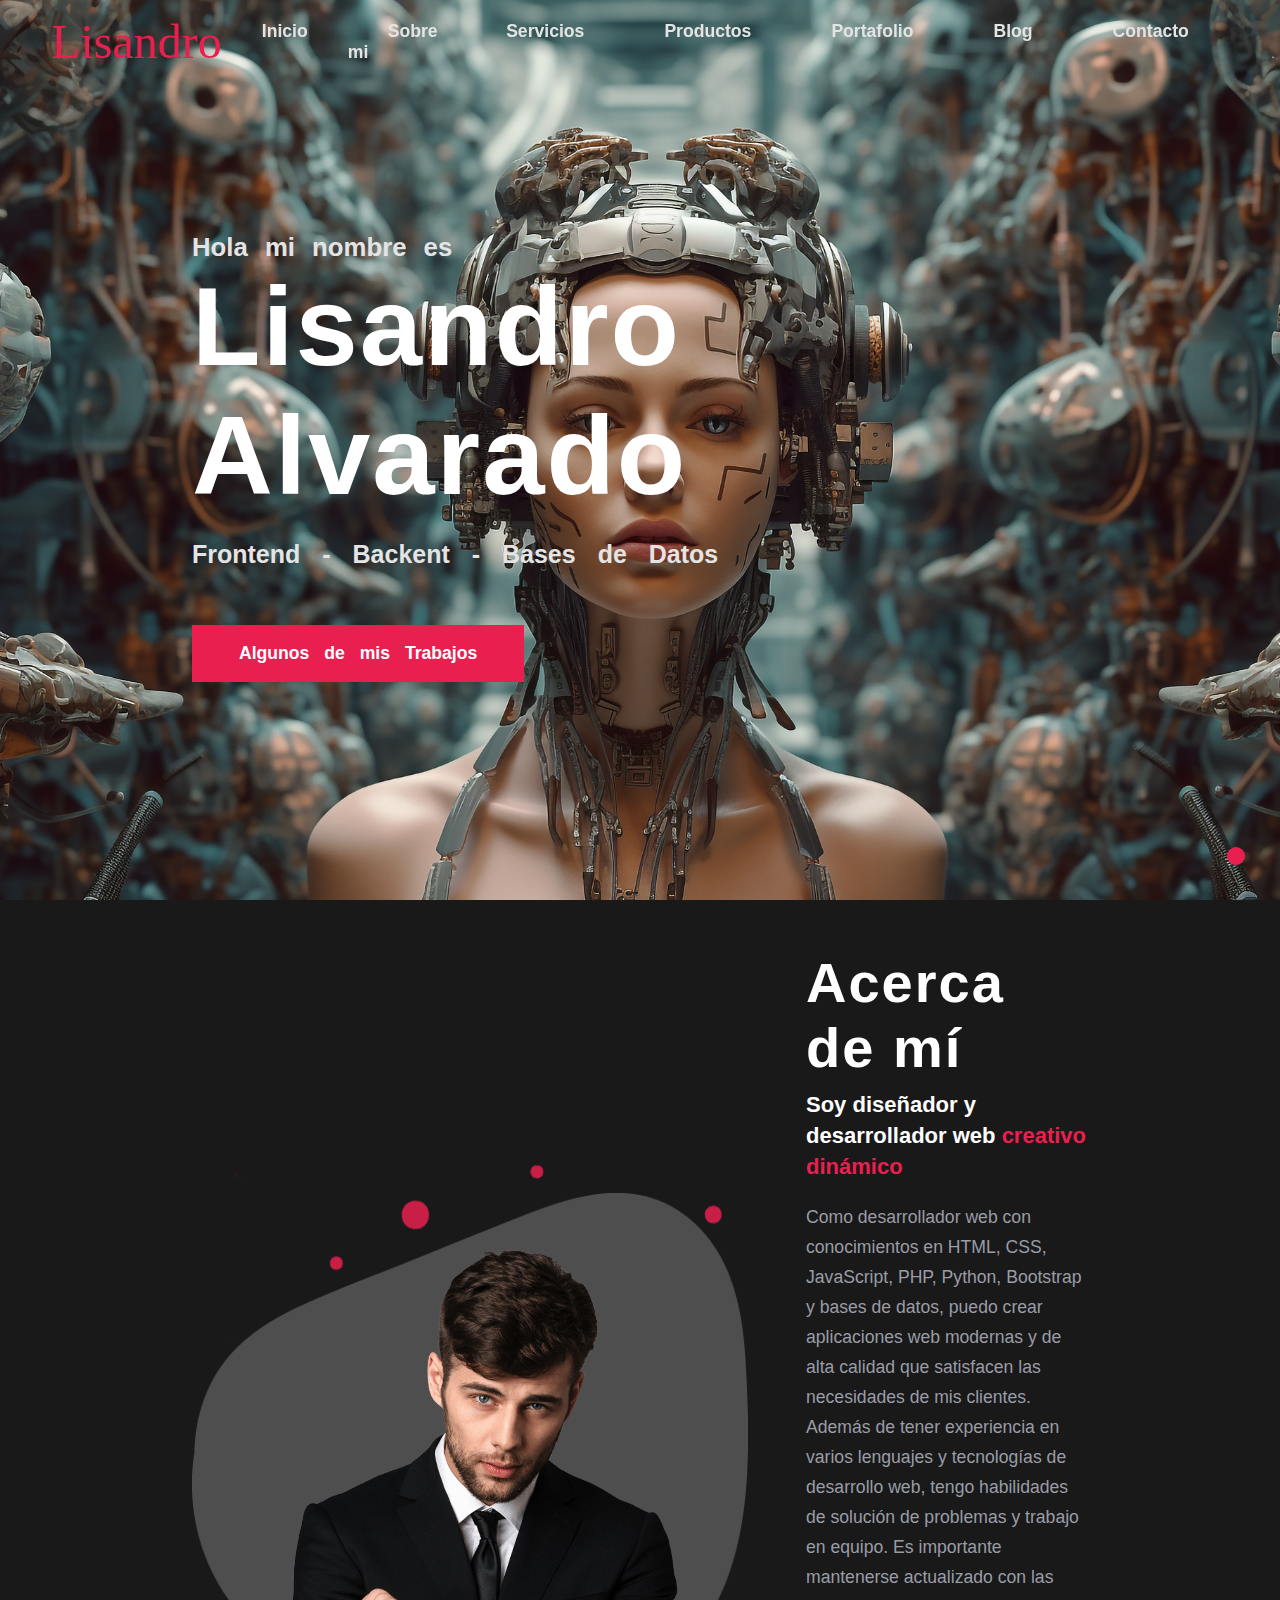
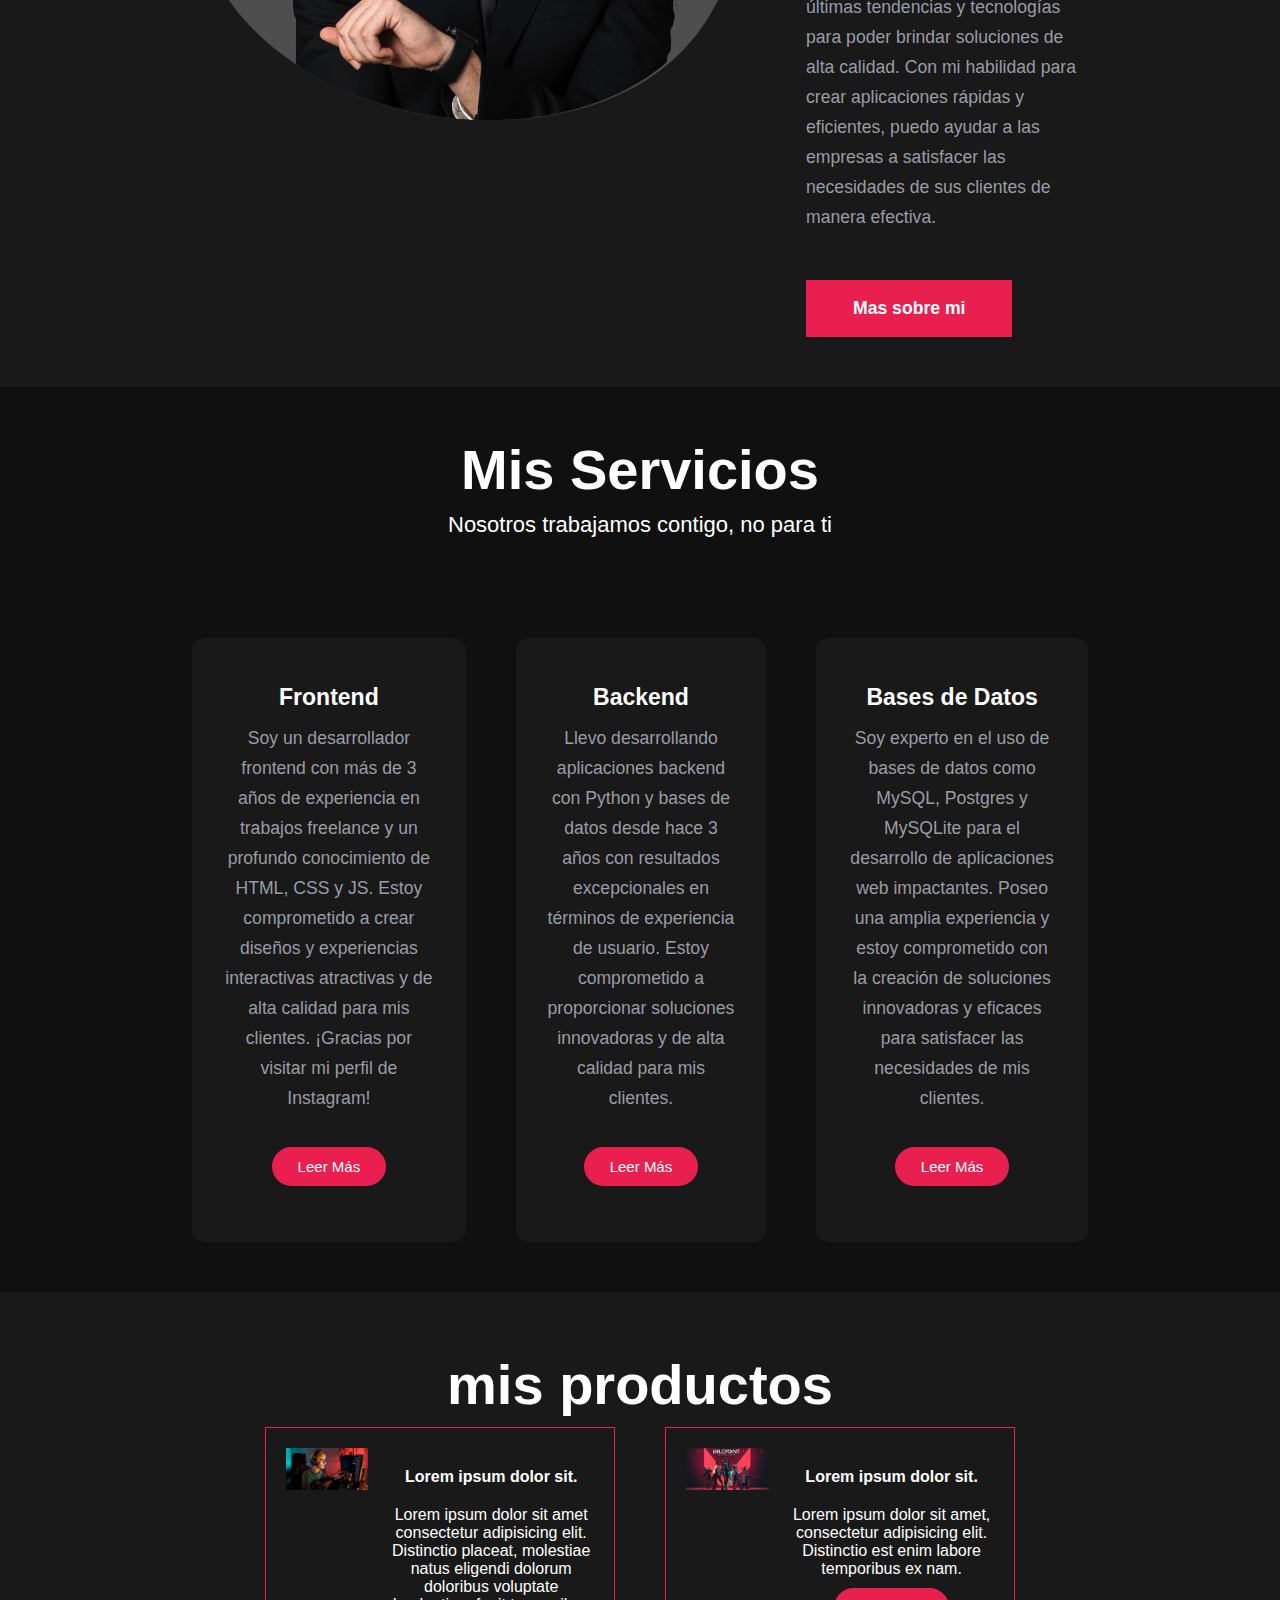
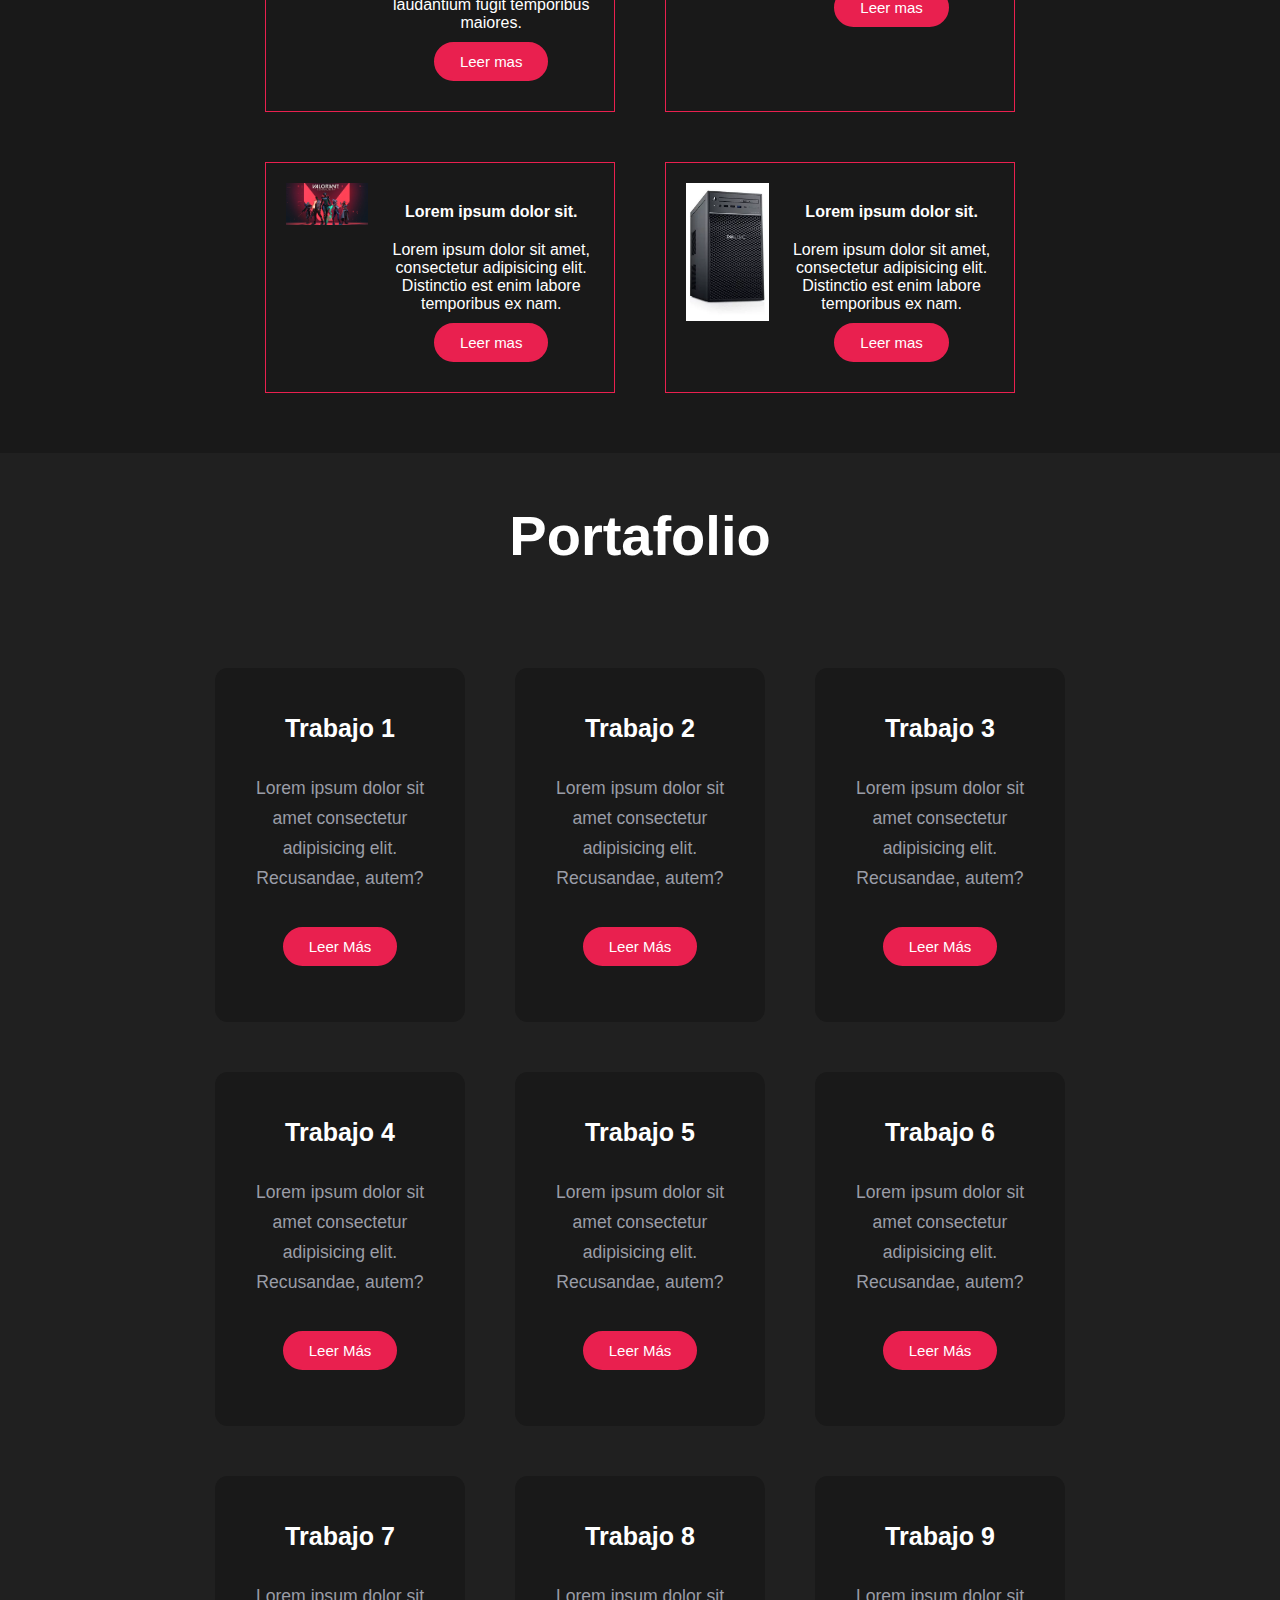
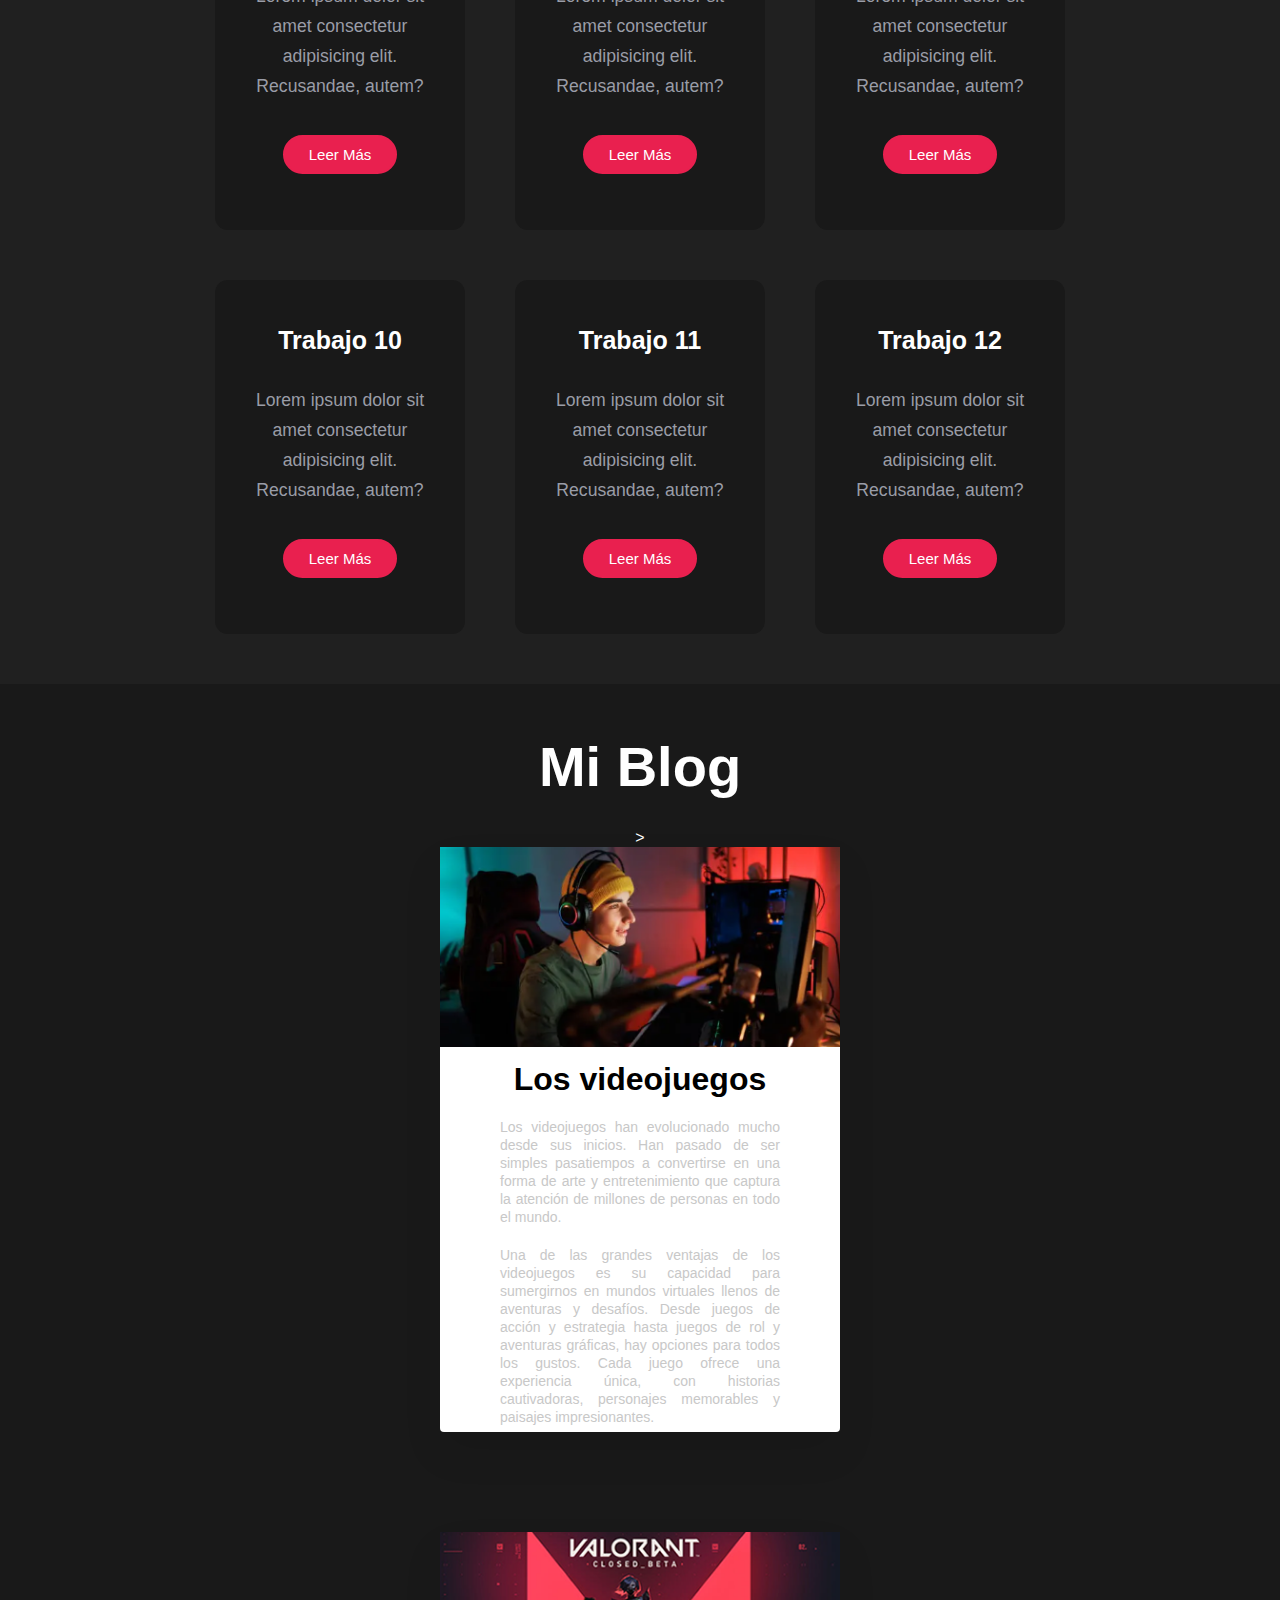
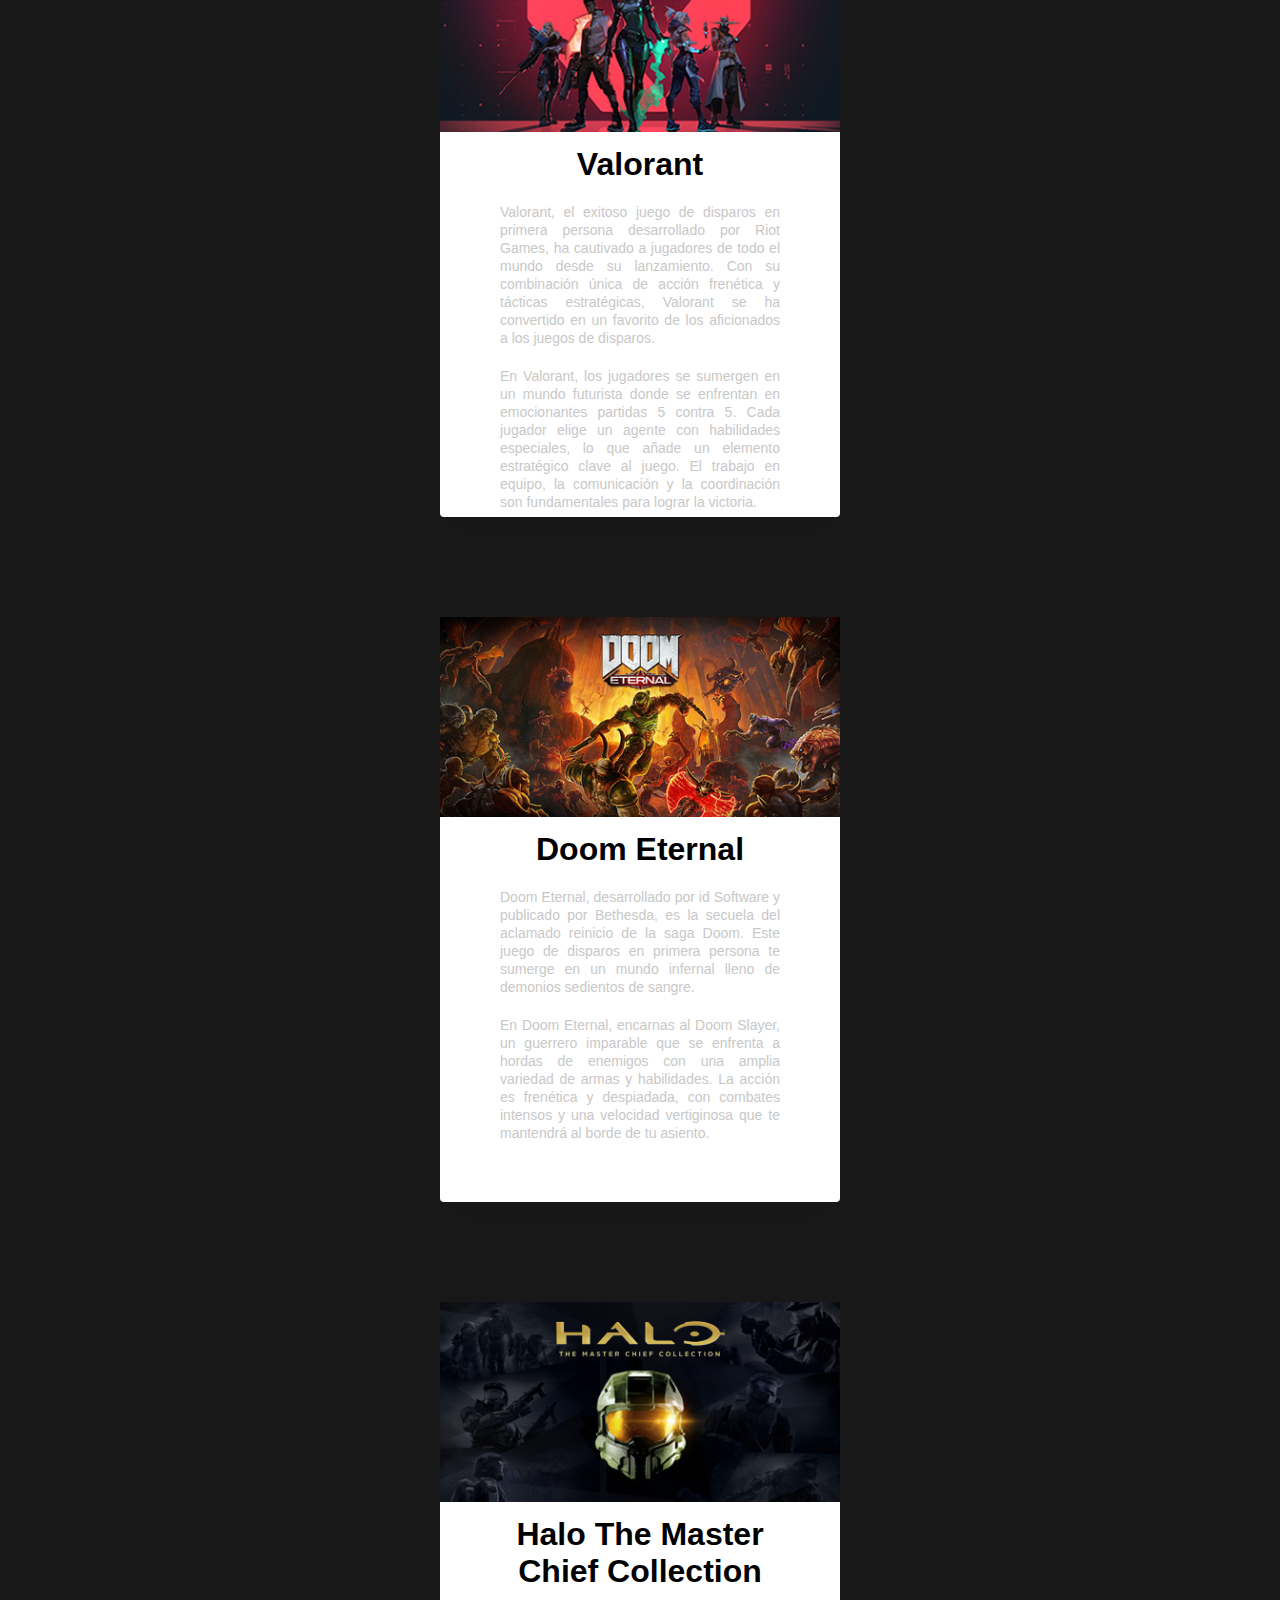
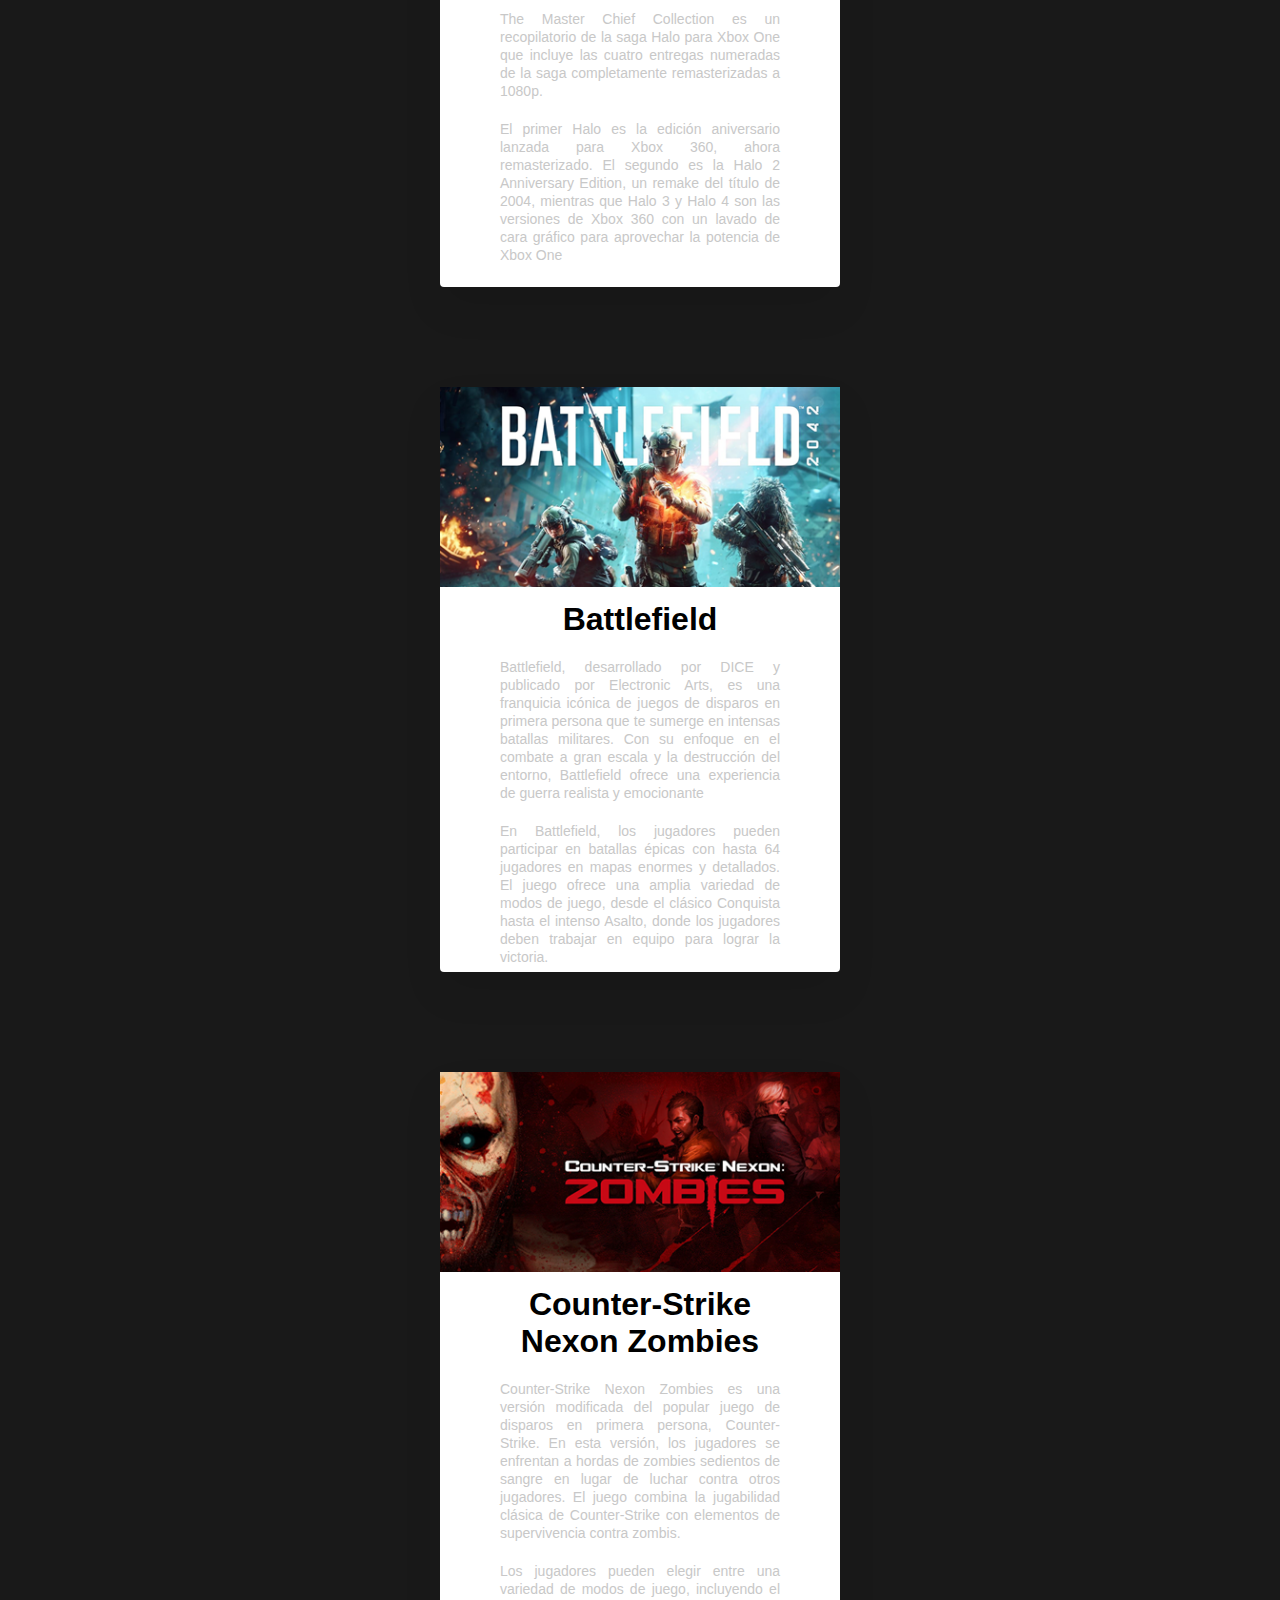
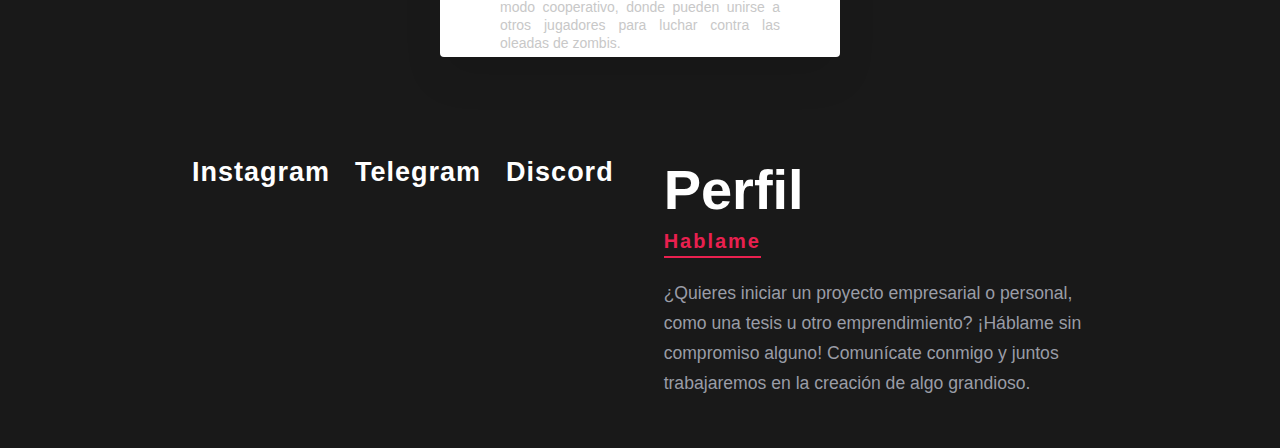
<file: index.html>
<!DOCTYPE html>
<html lang="es">
<head>
    <meta charset="UTF-8">
    <meta name="viewport" content="width=device-width, initial-scale=1.0">
    <title>Clase 3</title>
    <link rel="stylesheet" href="css/style.css">
</head>
<body>
    <header>
        <a href="#" class="logo">Lisandro</a>
        <nav>
            <ul id="menu">
                <li><a href="#home">Inicio</a></li>
                <li><a href="#about">Sobre mi</a></li>
                <li><a href="#service">Servicios</a></li>
                <li><a href="#product">Productos</a></li>
                <li><a href="#portafolio">Portafolio</a></li>
                <li><a href="#blog">Blog</a></li>
                <li><a href="#contact">Contacto</a></li>
            </ul>
        </nav>
         <div class="bx bx-menu" id="menu-icon"></div>
      </header> 
      <main>
        <section class="home" id="home">
            <div class="hero-text">
                <h3>Hola mi nombre es</h3>
                <h1>Lisandro Alvarado</h1>
                <h4>Frontend - Backent - Bases de Datos</h4>
                <a href="#" class="btn">Algunos de mis Trabajos</a>
    
            </div>
        </section>
        <section class="about" id="about">
            <div class="about-img">
                <img src="img/about.png" alt="">
            </div>
            <div class="about-text">
                <h2>Acerca de mí</h2>
                <h5>Soy diseñador y desarrollador web <span>creativo dinámico</span></h5>
                <p>Como desarrollador web con conocimientos en HTML, CSS, JavaScript, PHP, Python, Bootstrap y bases de datos, 
                puedo crear aplicaciones web modernas y de alta calidad que satisfacen las necesidades de mis clientes. Además de tener experiencia 
                en varios lenguajes y tecnologías de desarrollo web, tengo habilidades de solución de problemas y trabajo en equipo. Es importante 
                mantenerse actualizado con las últimas tendencias y tecnologías para poder brindar soluciones de alta calidad. Con mi habilidad 
                para crear aplicaciones rápidas y eficientes, puedo ayudar a las empresas a satisfacer las necesidades de sus clientes de manera efectiva.</p>
                <a href="#" class="btn">Mas sobre mi</a>
    
            </div>
        </section>
        <section class="service" id="service">
            <div class="service-text">
                <h2>Mis Servicios</h2>
                <h4>Nosotros trabajamos contigo, no para ti</h4>
            </div>
            <div class="service-item">
                <div class="service-box">
                    <i class="bx bxl-javascript"></i>
                    <h3>Frontend</h3>
                    <p>Soy un desarrollador frontend con más de 3 años de experiencia en trabajos freelance y un profundo 
                    conocimiento de HTML, CSS y JS. Estoy comprometido a crear diseños y experiencias interactivas atractivas y de alta calidad 
                    para mis clientes. ¡Gracias por visitar mi perfil de Instagram!</p>
                    <a href="#" class="s-btn">Leer Más</a>
                </div>
                <div class="service-box">
                    <i class="bx bxl-python"></i>
                    <h3>Backend</h3>
                    <p>Llevo desarrollando aplicaciones backend con Python y bases de datos desde hace 3 años con resultados 
                    excepcionales en términos de experiencia de usuario. Estoy comprometido a proporcionar soluciones innovadoras y de alta calidad 
                    para mis clientes.</p>
                    <a href="#" class="s-btn">Leer Más</a>
                </div>
                <div class="service-box">
                    <i class="bx bxl-firebase"></i>
                    <h3>Bases de Datos</h3>
                    <p>Soy experto en el uso de bases de datos como MySQL, Postgres y MySQLite para el desarrollo de 
                    aplicaciones web impactantes. Poseo una amplia experiencia y estoy comprometido con la creación de soluciones innovadoras y 
                    eficaces para satisfacer las necesidades de mis clientes.</p>
                    <a href="#" class="s-btn">Leer Más</a>
                </div>
            </div>
    
        </section>
        <section class="productos" id="product">
            <div class="product-text">
                <h2>mis productos</h2>
                <div class="contenedor-producto">
                    <div class="product-item">
                        <div class="product-img">
                            <img src="img/blog1.png" alt="Producto 1">
                        </div>
                        <div class="product-text">
                            <h4>Lorem ipsum dolor sit.</h4>
                            <p>Lorem ipsum dolor sit amet consectetur adipisicing elit. Distinctio placeat, molestiae natus eligendi dolorum doloribus voluptate laudantium fugit temporibus maiores.</p>
                            <a href="#" class="s-btn">Leer mas</a>
                        </div>
                    </div>
                    <div class="product-item">
                        <div class="product-img">
                            <img src="img/blog2.png" alt="Producto 1">
                        </div>
                        <div class="product-text">
                            <h4>Lorem ipsum dolor sit.</h4>
                            <p>Lorem ipsum dolor sit amet, consectetur adipisicing elit. Distinctio est enim labore temporibus ex nam.</p>
                            <a href="#" class="s-btn">Leer mas</a>
                        </div>
                    </div>
                    <div class="product-item">
                        <div class="product-img">
                            <img src="img/blog2.png" alt="Producto 1">
                        </div>
                        <div class="product-text">
                            <h4>Lorem ipsum dolor sit.</h4>
                            <p>Lorem ipsum dolor sit amet, consectetur adipisicing elit. Distinctio est enim labore temporibus ex nam.</p>
                            <a href="#" class="s-btn">Leer mas</a>
                        </div>
                    </div>
                    <div class="product-item">
                        <div class="product-img">
                            <img src="img/imgnueva1234.webp" alt="Producto 1">
                        </div>
                        <div class="product-text">
                            <h4>Lorem ipsum dolor sit.</h4>
                            <p>Lorem ipsum dolor sit amet, consectetur adipisicing elit. Distinctio est enim labore temporibus ex nam.</p>
                            <a href="#" class="s-btn">Leer mas</a>
                        </div>
                    </div>
                   
                </div>
            </div> 
        </section>
        <section class="portafolio" id="portafolio">
            <div class="portafolio-text">
                <h1>Portafolio</h1>
            </div>
            <div class="portafolio-item">
                <div class="portafolio-box">
                    <h3>Trabajo 1</h3>
                    <p>Lorem ipsum dolor sit amet consectetur adipisicing elit. Recusandae, autem?</p>
                    <a href="#" class="s-btn">Leer Más</a>
                </div>
                <div class="portafolio-box">
                    <h3>Trabajo 2</h3>
                    <p>Lorem ipsum dolor sit amet consectetur adipisicing elit. Recusandae, autem?</p>
                    <a href="#" class="s-btn">Leer Más</a>
                </div>
                <div class="portafolio-box">
                    <h3>Trabajo 3</h3>
                    <p>Lorem ipsum dolor sit amet consectetur adipisicing elit. Recusandae, autem?</p>
                    <a href="#" class="s-btn">Leer Más</a>
                </div>
                <div class="portafolio-box">
                    <h3>Trabajo 4</h3>
                    <p>Lorem ipsum dolor sit amet consectetur adipisicing elit. Recusandae, autem?</p>
                    <a href="#" class="s-btn">Leer Más</a>
                </div>
                <div class="portafolio-box">
                    <h3>Trabajo 5</h3>
                    <p>Lorem ipsum dolor sit amet consectetur adipisicing elit. Recusandae, autem?</p>
                    <a href="#" class="s-btn">Leer Más</a>
                </div>
                <div class="portafolio-box">
                    <h3>Trabajo 6</h3>
                    <p>Lorem ipsum dolor sit amet consectetur adipisicing elit. Recusandae, autem?</p>
                    <a href="#" class="s-btn">Leer Más</a>
                </div>
                <div class="portafolio-box">
                    <h3>Trabajo 7</h3>
                    <p>Lorem ipsum dolor sit amet consectetur adipisicing elit. Recusandae, autem?</p>
                    <a href="#" class="s-btn">Leer Más</a>
                </div>
                <div class="portafolio-box">
                    <h3>Trabajo 8</h3>
                    <p>Lorem ipsum dolor sit amet consectetur adipisicing elit. Recusandae, autem?</p>
                    <a href="#" class="s-btn">Leer Más</a>
                </div>
                <div class="portafolio-box">
                    <h3>Trabajo 9</h3>
                    <p>Lorem ipsum dolor sit amet consectetur adipisicing elit. Recusandae, autem?</p>
                    <a href="#" class="s-btn">Leer Más</a>
                </div>
                <div class="portafolio-box">
                    <h3>Trabajo 10</h3>
                    <p>Lorem ipsum dolor sit amet consectetur adipisicing elit. Recusandae, autem?</p>
                    <a href="#" class="s-btn">Leer Más</a>
                </div>
                <div class="portafolio-box">
                    <h3>Trabajo 11</h3>
                    <p>Lorem ipsum dolor sit amet consectetur adipisicing elit. Recusandae, autem?</p>
                    <a href="#" class="s-btn">Leer Más</a>
                </div>
                <div class="portafolio-box">
                    <h3>Trabajo 12</h3>
                    <p>Lorem ipsum dolor sit amet consectetur adipisicing elit. Recusandae, autem?</p>
                    <a href="#" class="s-btn">Leer Más</a>
                </div>
                
            </div>
    
        </section>
        <section class="blog" id="blog">
            <div class="blog-text">
                <h1>Mi Blog</h1>
            </div>>
            <div class="blog-container">
                <div class="blog-contenido">
                  
                        <div class="blog-item">
                            <img src="img/blog1.png" alt="" >
                            <div class="blog-datos">
                                <h3>Los videojuegos</h3>
                                <p>Los videojuegos han evolucionado mucho desde sus inicios. Han pasado de ser simples pasatiempos a convertirse en una forma de arte y entretenimiento que captura la atención de millones de personas en todo el mundo.</p>
                                <p>Una de las grandes ventajas de los videojuegos es su capacidad para sumergirnos en mundos virtuales llenos de aventuras y desafíos. Desde juegos de acción y estrategia hasta juegos de rol y aventuras gráficas, hay opciones para todos los gustos. Cada juego ofrece una experiencia única, con historias cautivadoras, personajes memorables y paisajes impresionantes.</p>
                            </div>

                        </div>
                        <div class="blog-item">
                            <img src="img/blog2.png" alt="" >
                            <div class="blog-datos">
                                <h3>Valorant</h3>
                                <p>Valorant, el exitoso juego de disparos en primera persona desarrollado por Riot Games, ha cautivado a jugadores de todo el mundo desde su lanzamiento. Con su combinación única de acción frenética y tácticas estratégicas, Valorant se ha convertido en un favorito de los aficionados a los juegos de disparos.</p>
                                <p>En Valorant, los jugadores se sumergen en un mundo futurista donde se enfrentan en emocionantes partidas 5 contra 5. Cada jugador elige un agente con habilidades especiales, lo que añade un elemento estratégico clave al juego. El trabajo en equipo, la comunicación y la coordinación son fundamentales para lograr la victoria.</p>
                            </div>
                        </div>
                        <div class="blog-item">
                            <img src="img/blog3.png" alt="" >
                            <div class="blog-datos">
                                <h3>Doom Eternal</h3>
                                <p>Doom Eternal, desarrollado por id Software y publicado por Bethesda, es la secuela del aclamado reinicio de la saga Doom. Este juego de disparos en primera persona te sumerge en un mundo infernal lleno de demonios sedientos de sangre.</p>
                                <p>En Doom Eternal, encarnas al Doom Slayer, un guerrero imparable que se enfrenta a hordas de enemigos con una amplia variedad de armas y habilidades. La acción es frenética y despiadada, con combates intensos y una velocidad vertiginosa que te mantendrá al borde de tu asiento.</p>
                            </div>
                        </div>
                        <div class="blog-item">
                            <img src="img/blog4.png" alt="" >
                            <div class="blog-datos">
                                <h3>Halo The Master Chief Collection</h3>
                                <p>The Master Chief Collection es un recopilatorio de la saga Halo para Xbox One que incluye las cuatro entregas numeradas de la saga completamente remasterizadas a 1080p.</p>
                                <p>El primer Halo es la edición aniversario lanzada para Xbox 360, ahora remasterizado. El segundo es la Halo 2 Anniversary Edition, un remake del título de 2004, mientras que Halo 3 y Halo 4 son las versiones de Xbox 360 con un lavado de cara gráfico para aprovechar la potencia de Xbox One</p>
                            </div>
                        </div>
                        <div class="blog-item">
                            <img src="img/blog5.png" alt="" >
                            <div class="blog-datos">
                                <h3>Battlefield</h3>
                                <p>Battlefield, desarrollado por DICE y publicado por Electronic Arts, es una franquicia icónica de juegos de disparos en primera persona que te sumerge en intensas batallas militares. Con su enfoque en el combate a gran escala y la destrucción del entorno, Battlefield ofrece una experiencia de guerra realista y emocionante</p>
                                <p>En Battlefield, los jugadores pueden participar en batallas épicas con hasta 64 jugadores en mapas enormes y detallados. El juego ofrece una amplia variedad de modos de juego, desde el clásico Conquista hasta el intenso Asalto, donde los jugadores deben trabajar en equipo para lograr la victoria.</p>
                            </div>
                        </div>
                        <div class="blog-item">
                            <img src="img/blog6.png" alt="" >
                            <div class="blog-datos">
                                <h3>Counter-Strike Nexon Zombies</h3>
                                <p>Counter-Strike Nexon Zombies es una versión modificada del popular juego de disparos en primera persona, Counter-Strike. En esta versión, los jugadores se enfrentan a hordas de zombies sedientos de sangre en lugar de luchar contra otros jugadores. El juego combina la jugabilidad clásica de Counter-Strike con elementos de supervivencia contra zombis.</p>
                                <p>Los jugadores pueden elegir entre una variedad de modos de juego, incluyendo el modo cooperativo, donde pueden unirse a otros jugadores para luchar contra las oleadas de zombis.</p>
                            </div>
                        </div>
                        
                        
                        
                </div>
                    
     
           
                
            </div>
       
    
        </section> 
      </main>
      <footer>
        <section class="contact" id="contact">
            <div class="contact-left">
                <div class="in">
                    <i class="bx bxl-instagram"></i>
                    <h4>Instagram</h4>
                </div>
                <div class="in">
                    <i class="bx bxl-telegram"></i>
                    <h4>Telegram</h4>
                </div>
                <div class="in">
                    <i class="bx bxl-discord"></i>
                    <h4>Discord</h4>
                </div>
            </div>
            <div class="contact-right">
                <h2>Perfil</h2>
                <a href="#">Hablame</a>
                <p>¿Quieres iniciar un proyecto empresarial o personal, como una tesis u otro emprendimiento? 
                ¡Háblame sin compromiso alguno! Comunícate conmigo y juntos trabajaremos en la creación de algo grandioso. </p>
            </div>
        </section>
      </footer>
      <a href="#" class="sroll-btn"><i class="bx bx-chevron-up"></i></a>
      <link rel="stylesheet" href="js/script.js">
</body>
</html>
</file>
<file: css/style.css>
*{
    padding: 0;
    margin: 0;
    box-sizing: border-box;
    font-family: sans-serif;
    list-style: none;
    text-decoration: none;
    scroll-behavior: smooth;

}
:root{
    --bg-color:#191919;
    --secont-bg-color:#101010;
    --third-bg-color:#202020;
    --main-color:#e9204f;
    --text-color:#fff;
    --second-color:#e4e4e4;
    --other-color:#c6c9d8bf;
    --h1-font:7rem;
    --h2-font:3.5rem;
    --p-font:1.1rem;
}
body{
    color:var(--text-color);
    background-color: var(--bg-color);
   
}
header{
    position: fixed;
    top: 0;
    right: 0;
    z-index: 1000;
    width: 100%;
    display: flex;
    align-items: center;
    justify-content: space-between;
    background: transparent;
    padding: 30px 10%;
    border-bottom: 1px solid transparent;
    transition: all ease .50s;
}

.logo{
  font-family: 'Permanent Marker', cursive; 
  color: var(--main-color);
  font-size: 3rem;
}
#menu{
  display: flex;  
}
#menu a{
    color: var(--second-color);
    font-size: var(--p-font);
    font-weight: 600;
    margin: 0 40px;
    transition: all ease .40s;
}
#menu a:hover{
    color: var(--main-color);
}
#menu-icon{
    font-size: 42px;
    color: var(--text-color);
    z-index: 10001;
    cursor: pointer;
    display: none;
}
@media(max-width:1600px){
    header{
        padding: 14px 4%;
    }
}
@media (max-width:1200px){
    #menu a{
        margin:  0 20px;
    }
    :root{
        --h1-font:5rem;
        --h2-font:3.1rem;
        --p-font:1rem;  
    }
    .logo{
        font-size: 2rem;
    }     
}
@media (max-width:1060px){
    section{
        padding: 50px 5%;
    }
    :root{
        --h1-font:4rem;
        --h2-font:2.5rem;
        --p-font:0.8rem;  
    }    
}
@media (max-width:870px){
    #menu-icon{
        display: block;
    }
    #menu{
        position: absolute;
        top: -800px;
        right: 0;
        left: 0;
        display: flex;
        flex-direction: column;
        background-color: #000;
        padding: 20px 0;
        text-align: left;
        transition:  all ease 0.50s;
    }
    #menu a{
        display: block;
        font-size: 22px;
        padding: 12px 0;
    }
    #menu.open{
        top:100%
    }
}
section{
    padding: 120px 20%;
}
.home{
    position: relative;
    min-height: 100vh;
    width: 100%;
    background-image: url(../img/person17.png);
    background-size: cover;
    background-position: center;
    display: flex;
    align-items: center;
    justify-content: flex-start;
}
.hero-text{
    color: var(--second-color);
    font-size: 22px;
    font-weight: 600;
    margin-top: 15px;
    word-spacing: 10px;
}
.hero-text h1{
    font-family: 'Dosis', sans-serif;
    font-size: var(--h1-font);
    color: var(--text-color);
    font-weight: 800;
    margin-bottom: 20px;
    letter-spacing: 2px;
}
.hero-text h4{
    color: var(--second-color);
    font-size: 25px;
    font-weight: 600;
    word-spacing: 15px;
    margin-bottom: 3.5rem;
}
.btn{
    display: inline-block;
    padding: 16px 45px;
    background: var(--main-color);
    color: var(--text-color);
    font-size: var(--p-font);
    font-weight: 600;
    border: 2px solid var(--main-color);
    transition: all ease .50s;
}
.btn:hover{
    transform: translateX(5px);
    background: transparent;
}
header.sticky{
    padding: 15px 11%;
    background: #000;
    border-bottom: 1px solid #4e5055;
}
.about{
    display: flex;
    align-items: center;
    gap: 50px;

}
.about-text h2{
    font-family: 'Dosis', sans-serif;
    font-size: var(--h2-font);
    color: var(--text-color);
    font-weight: 800;
    margin-bottom: 10px;
    letter-spacing: 2px;
}
.about-text h5{
    font-size: 22px;
    margin-bottom: 20px;
    line-height: 1.4;
}
.about-text span{
    color: var(--main-color);
}
.about-text p{
    color: var(--other-color);
    font-size: var(--p-font);
    line-height: 30px;
    margin-bottom: 3rem;

}
.service{
    background-color: var(--secont-bg-color);
}
.service-text, .product-text{
    text-align: center;
}
.service-text h2, .product-text h2{
    font-family: 'Dosis', sans-serif;
    font-size: var(--h2-font);
    color: var(--text-color);
    font-weight: 800;
    margin-bottom: 10px;
}
.service-text h4{
    font-size: 22px;
    font-weight: 500;

}
.service-item{
    display: flex;
    gap: 50px;
    justify-content: center;
    align-items: center;
    text-align: center;
    margin-top: 100px;
}
.service-box{
    padding: 45px 30px;
    background-color: var(--bg-color);
    border-radius: 0.8rem;
    border: 1px solid transparent;
    cursor: pointer;
    transition:  all ease 0.50s;
}
.service-box:hover{
    transform:  translateY(-8px);
    border:  1px solid #4e5055;
}
.service i{
    font-size: 50px;
    color: var(--main-color);
    margin-bottom: 10px;

}
.service h3{
    font-size: 23px;
    font-weight: 700;
    margin-bottom: 12px;
}
.service p{
    color: var(--other-color);
    font-size: var(--p-font);
    line-height: 30px;
    margin-bottom: 1.5rem;
}
.s-btn{
    display: inline-block;
    padding: 9px 24px;
    background-color: var(--main-color);
    color: var(--text-color);
    font-size: 15px;
    font-weight: 500;
    border: 2px solid var(--main-color);
    border-radius: 2rem;
    transition:  all ease 0.50s;
    margin: 10px;
}
.s-btn:hover{
    transform: scale(1.1);
    background-color: transparent;

}
.portafolio{
    background-color: var(--third-bg-color);
    text-align: center;
}
.portafolio h1{
    font-family: 'Dosis', sans-serif;
    font-size: var(--h2-font);
    color: var(--text-color);
    font-weight: 800;
    margin-bottom: 30px;
}
.portafolio h3{
    font-family: 'Dosis', sans-serif;
    font-size: 25px;
    color: var(--text-color);
    font-weight: 800;
    margin-bottom: 30px;
}
.portafolio p{
    color: var(--other-color);
    font-size: var(--p-font);
    line-height: 30px;
    margin-bottom: 1.5rem;
}
.portafolio-item{
    display: flex;
    flex-wrap: wrap;
    gap: 50px;
    justify-content: center;
    align-items: center;
    text-align: center;
    margin-top: 100px;
}
.portafolio-box{
    padding: 45px 30px;
    width: 250px;
    background-color: var(--bg-color);
    border-radius: 0.8rem;
    border: 1px solid transparent;
    cursor: pointer;
    transition:  all ease 0.50s;
}
.portafolio-box:hover{
    transform:  translateY(-8px);
    border:  1px solid #4e5055;
}
.blog{

    text-align: center;
}
.blog h1{
    font-family: 'Dosis', sans-serif;
    font-size: var(--h2-font);
    color: var(--text-color);
    font-weight: 800;
    margin-bottom: 30px;
}
.blog-item h3{
    text-align: center;
    font-size: 2em;
    color: #000;
    padding: 10px;
  }
  .blog-item p{
   text-align: justify; 
   padding: 10px 30px;
   font-family: 'Open Sans', sans-serif;
   font-size: 14px;
   color: #C8C8C8;
   line-height: 18px;
  }
  
.blog-container{
    display: flex;
    flex-direction: row;
    align-items: center;
} 
.blog-contenido {
    display: flex;
    flex-direction: row;
    justify-content: center;
    align-items: center;
    flex-wrap: wrap;
    gap: 100px;
}


.blog-item{
  width: 400px;
  background: white;
  border-radius: 4px;
  transition: all 0.3s ease; 
  box-shadow: 0 20px 40px rgba(0, 0, 0, 0.08);
  height: 65vh;


}
.blog-item:hover {
    transform: translate(10px, -10px);
    box-shadow: 0px 20px 50px #D9DBDF;
}

.blog-item img{
    width: 100%;
}
.blog-datos{
    padding: 0px 30px;
}
.contact{
    display: flex;
    justify-content: center;
    align-items:flex-start;
    gap: 50px;
}
.contact-left{
    flex:1;
    text-align: center;
    display: flex;
    gap: 25px;
}
.contact-right{
    flex:3;
}
.contact i{
    font-size: 120px;
    color: var(--main-color);
    margin-bottom: 15px;
    opacity: 0.5;
    transition:  all ease 0.40s;
}
.contact i:hover{
    opacity: 1;
    cursor: pointer;
}
.contact h4{
    font-size: 27px;
    font-weight: 600;
    letter-spacing: 1px;
}
.contact h2{
    font-family: 'Dosis', sans-serif;
    font-size: var(--h2-font);
    color: var(--text-color);
    font-weight: 800;
    margin-bottom: 5px;
}
.contact a{
    display: inline-block;
    color: var(--main-color);
    font-size: 20px;
    font-weight: 600;
    margin-bottom: 20px;
    letter-spacing: 2px;
    border-bottom: 2px solid var(--main-color);
    padding: 3px 0;
    transition: all ease 0.40s;
}
.contact a:hover{
    transform: translateY(-5px);
    color: var(--text-color);
    border-bottom: 2px solid var(--text-color);
}
.contact p{
    color: var(--other-color);
    font-size: var(--p-font);
    line-height: 30px;
}
.sroll-btn{
    position: fixed;
    right: 2.2rem;
    bottom: 2.2rem;
    color: var(--text-color);
    background-color: var(--main-color);
    font-size: 23px;
    padding: 9px;
    border-radius: 0.8rem;


}
@media(max-width:1600px){
    section{
        padding: 50px 15%;
    }
    header{
        padding: 14px 4%;
    }
    header.sticky{
        padding: 8px 4%;
    }

}
@media (max-width:1200px){
    section{
        padding: 50px 10%;
    }
    .home{
        min-height: 90vh;
    }
    #menu a{
        margin:  0 20px;
    }

    :root{
        --h1-font:5rem;
        --h2-font:3.1rem;
        --p-font:1rem;  
    }
    .logo{
        font-size: 2rem;
      }
      .about{
        display: flex;
        flex-direction: column;
        align-items: center;
        gap: 50px;
        text-align: center;
    }
    .about img{
        width: 80%;
    }
    .service-item{
        display: flex;
        flex-direction: column;
        
    }
    .contact{
        display: flex;
        flex-direction: column;
        text-align: center;
    }
}
@media (max-width:1060px){
    section{
        padding: 50px 5%;
    }
    :root{
        --h1-font:4rem;
        --h2-font:2.5rem;
        --p-font:0.8rem;  
    }

    .about{
        display: flex;
        flex-direction: column;
        align-items: center;
        gap: 50px;
        text-align: center;
    }
    .about img{
        width: 80%;
    }
    .service-item{
        display: flex;
        flex-direction: column;
        
    }
    .contact{
        display: flex;
        flex-direction: column;
        justify-content: center;
        align-items: center;
        text-align: center;
    }
    .contact i{
        font-size: 80px;
    }
}
@media (max-width:870px){
    #menu-icon{
        display: block;
    }
    #menu{
        position: absolute;
        top: -800px;
        right: 0;
        left: 0;
        display: flex;
        flex-direction: column;
        background-color: #000;
        padding: 20px 0;
        text-align: left;
        transition:  all ease 0.50s;
    }
    #menu a{
        display: block;
        font-size: 22px;
        padding: 12px 0;
    }
    #menu.open{
        top:100%
    }
}
.contenedor-producto{
    display: flex;
    justify-content: center;
    gap: 50px;
    flex-wrap: wrap;
}
.product-item{
    display: flex;
    flex-direction: row;
    width: 40%;
    border: solid 1px #e9204f;
    padding: 10px;
    justify-content: center;

}
.product-img img{
    width: 100%;
    padding: 10px;

}
.product-img{
    flex: 1;
}
.product-text{
    flex: 2;
    margin: 10px;
}
.product-text h4{
    margin: 20px 10px;
}
</file>
